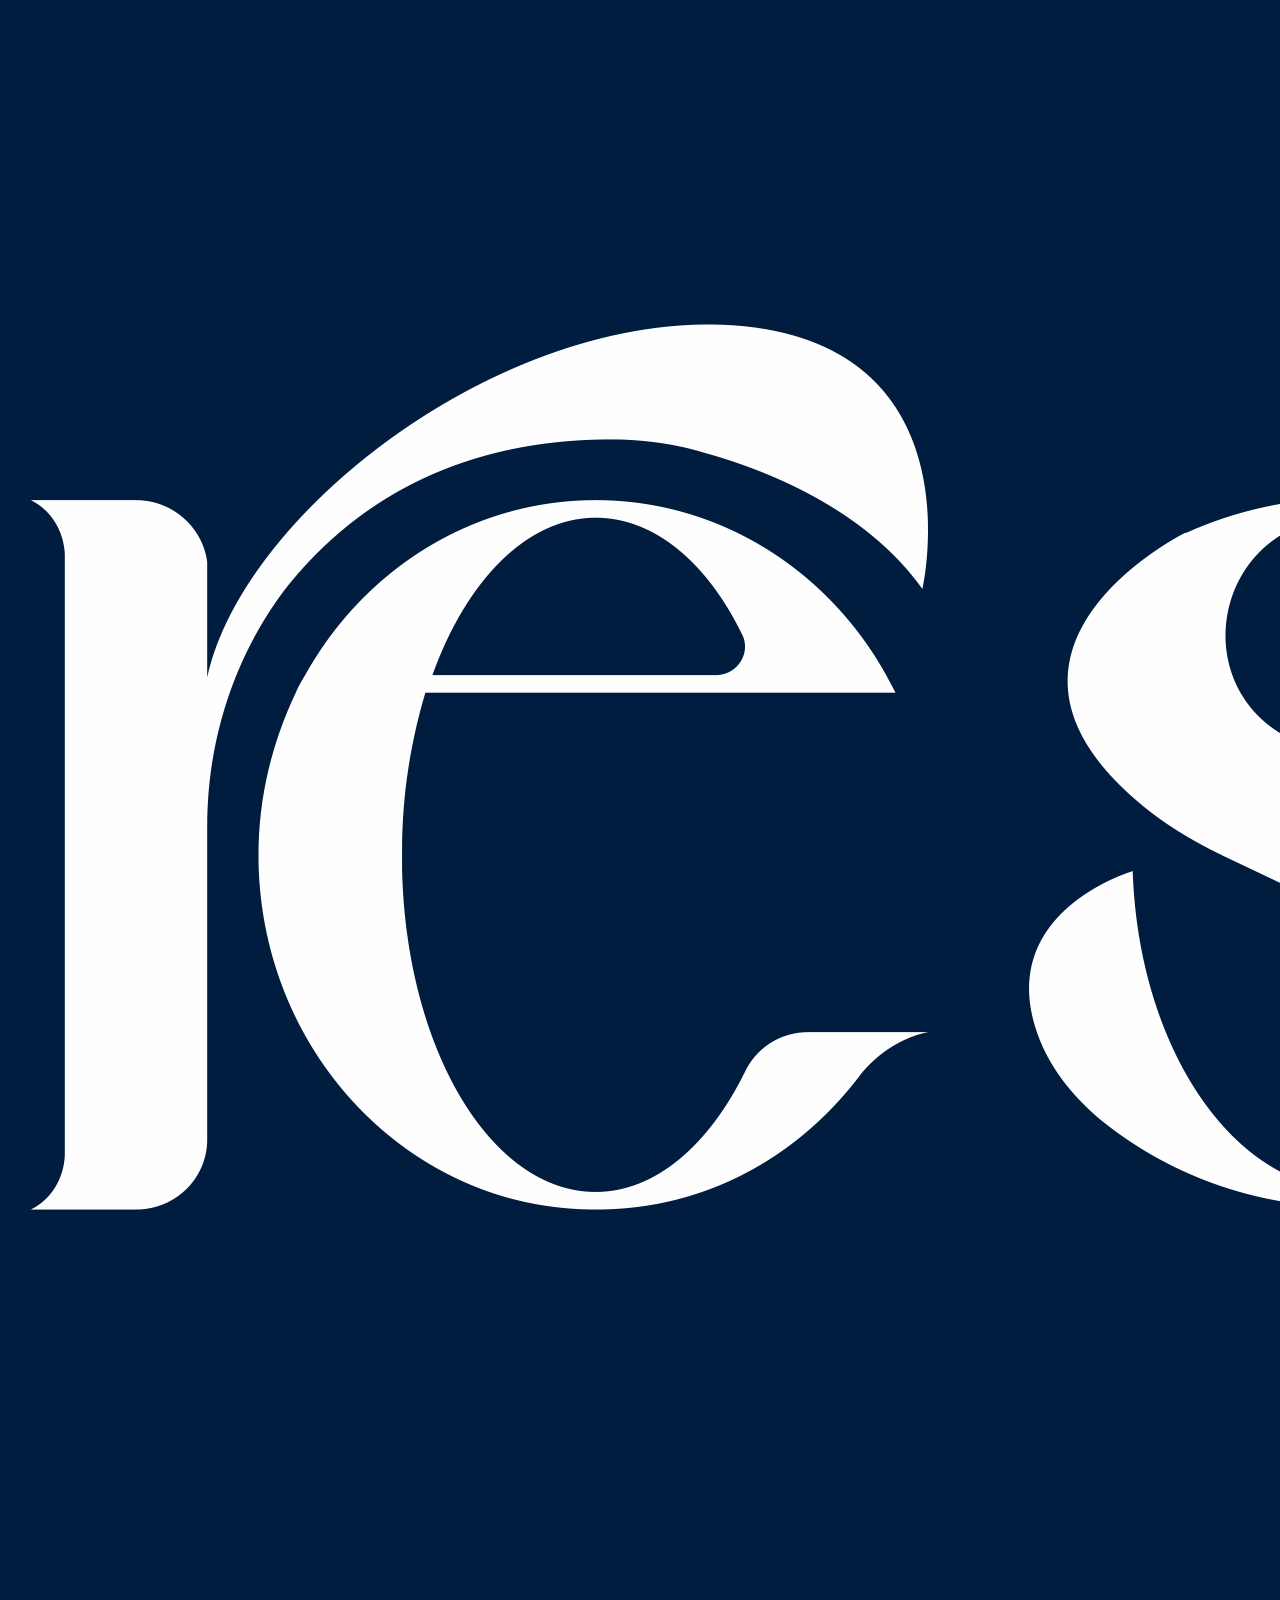
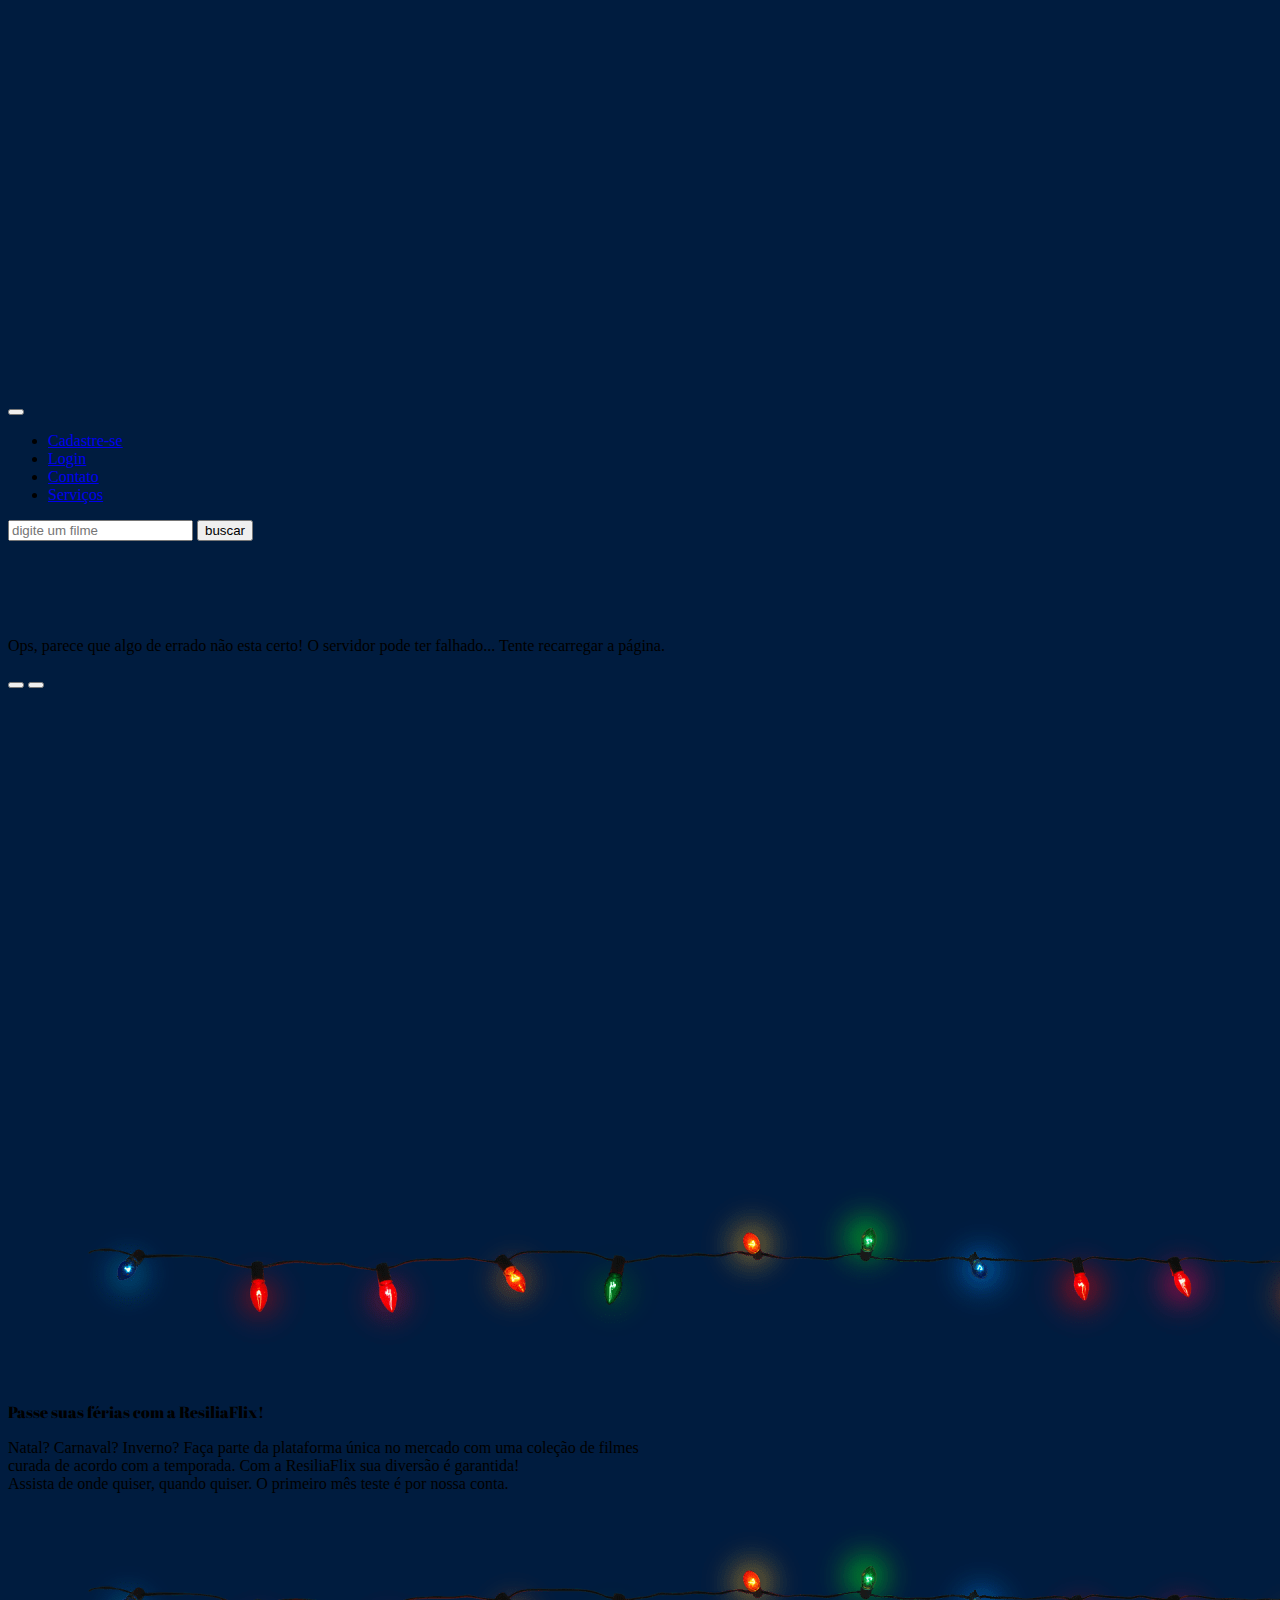
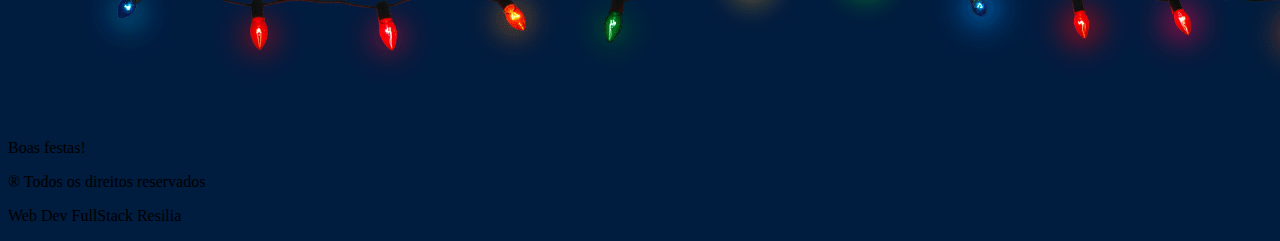
<file: index.html>
<!DOCTYPE html>
<html lang="pt-br">
  <head>
    <meta charset="UTF-8" />
    <meta http-equiv="X-UA-Compatible" content="IE=edge" />
    <meta name="viewport" content="width=device-width, initial-scale=1.0" />
    <title>ResiliaFlix</title>
    <link
      href="https://cdn.jsdelivr.net/npm/bootstrap@5.1.3/dist/css/bootstrap.min.css"
      rel="stylesheet"
      integrity="sha384-1BmE4kWBq78iYhFldvKuhfTAU6auU8tT94WrHftjDbrCEXSU1oBoqyl2QvZ6jIW3"
      crossorigin="anonymous"
    />
    <link rel="stylesheet" href="./view/style/home.css" />
    <link
    rel="shortcut icon"
    href="./images/popcorn.ico"
    type="image/x-icon"
  />
  </head>
  <body>
    <header>
      <nav class="navbar navbar-expand-lg navbar-light fixed-top border-bottom">
        <div class="container-fluid">
          <a class="navbar-brand text-warning logo" href="./index.html"
            ><img src="./images/logo-resiliaflix-2.png" class="w-100" />
          </a>
          <button
            class="navbar-toggler"
            type="button"
            data-bs-toggle="collapse"
            data-bs-target="#navbarSupportedContent"
            aria-controls="navbarSupportedContent"
            aria-expanded="false"
            aria-label="Toggle navigation"
          >
            <span class="navbar-toggler-icon"></span>
          </button>
          <div class="collapse navbar-collapse" id="navbarSupportedContent">
            <ul class="navbar-nav me-auto mb-2 mb-lg-0">
              <li class="nav-item">
                <a
                  class="nav-link active text-white"
                  aria-current="page"
                  href="./view/pages/form.html"
                  >Cadastre-se</a
                >
              </li>
              <li class="nav-item">
                <a class="nav-link text-white" href="./view/pages/login.html"
                  >Login</a
                >
              </li>
              <li class="nav-item">
                <a class="nav-link text-white" href="./view/pages/contact.html"
                  >Contato</a
                >
              </li>
              <li class="nav-item">
                <a class="nav-link text-white" href="#servicos">Serviços</a>
              </li>
            </ul>
            <form class="d-flex">
              <input
                class="form-control me-2 rounded-pill opacity-25 inputFilme"
                type="search"
                placeholder="digite um filme"
                aria-label="Search"
              />
              <button
                class="
                  btn btn-outline-success
                  rounded-pill
                  bg-light
                  buscarFilme
                "
                type="submit"
              >
                buscar
              </button>
            </form>
          </div>
        </div>
      </nav>
    </header>
    <main
      class="
        d-flex
        flex-column
        w-100
        text-center
        justify-content-center
        align-items-center
        mt-5
      "
    >
      <div class="destaque d-flex w-100 mt-5" style="height: 500px">
        <div
          id="carouselExampleControls"
          class="d-flex slide carousel w-100 justify-content-center"
          data-bs-ride="carousel"
        >
          <div class="d-flex carousel-inner h-100 text-center"></div>
          <button
            class="carousel-control-prev"
            type="button"
            data-bs-target="#carouselExampleControls"
            data-bs-slide="prev"
          >
            <span class="carousel-control-prev-icon" aria-hidden="true"></span>
            <span class="visually-hidden"></span>
          </button>
          <button
            class="carousel-control-next"
            type="button"
            data-bs-target="#carouselExampleControls"
            data-bs-slide="next"
          >
            <span class="carousel-control-next-icon" aria-hidden="true"></span>
            <span class="visually-hidden"></span>
          </button>
        </div>
      </div>

      <div
        id="servicos"
        class="
          d-flex
          flex-column
          w-100
          mt-5
          border-top border-bottom
          h-75
          bordas-servico
          align-items-center
        "
      >
        <img
          src="./images/xmas-lights-2-e1632171757642.png"
          alt=""
          class="w-100"
        />

        <p class="fs-1 text-white serv textoServ">
          Passe suas férias com a ResiliaFlix!
        </p>
        <p class="m-3 p-5 fw-light fs-5 text-white text-justify textoServ">
          Natal? Carnaval? Inverno? Faça parte da plataforma única no mercado
          com uma coleção de filmes curada de acordo com a temporada. Com a
          ResiliaFlix sua diversão é garantida! <br />
          Assista de onde quiser, quando quiser. O primeiro mês teste é por
          nossa conta.
        </p>
        <img
          src="./images/xmas-lights-2-e1632171757642.png"
          alt=""
          class="w-100"
        />
      </div>

      <div
        class="
          catalogo
          d-flex
          w-100
          gap-3
          mt-5
          flex-wrap
          text-center
          align-items-center
          justify-content-center
        "
      ></div>
    </main>
    <footer class="border-top text-center text-white">
      <div class="mt-2 d-flex justify-content-evenly footerInfo">
        <p>Boas festas!</p>
        <p>® Todos os direitos reservados</p>
        <p>Web Dev FullStack Resilia</p>
      </div>
    </footer>

    <script
      src="https://code.jquery.com/jquery-3.6.0.min.js"
      integrity="sha256-/xUj+3OJU5yExlq6GSYGSHk7tPXikynS7ogEvDej/m4="
      crossorigin="anonymous"
    ></script>
    <script
      src="https://cdn.jsdelivr.net/npm/bootstrap@5.1.3/dist/js/bootstrap.bundle.min.js"
      integrity="sha384-ka7Sk0Gln4gmtz2MlQnikT1wXgYsOg+OMhuP+IlRH9sENBO0LRn5q+8nbTov4+1p"
      crossorigin="anonymous"
    ></script>
    <script src="./model/catalogo.js"></script>
    <script src="./model/api.js"></script>
    <script src="./controller/home-controller.js"></script>
    <script src="./view/viewers/home-view.js"></script>
  </body>
</html>
</file>
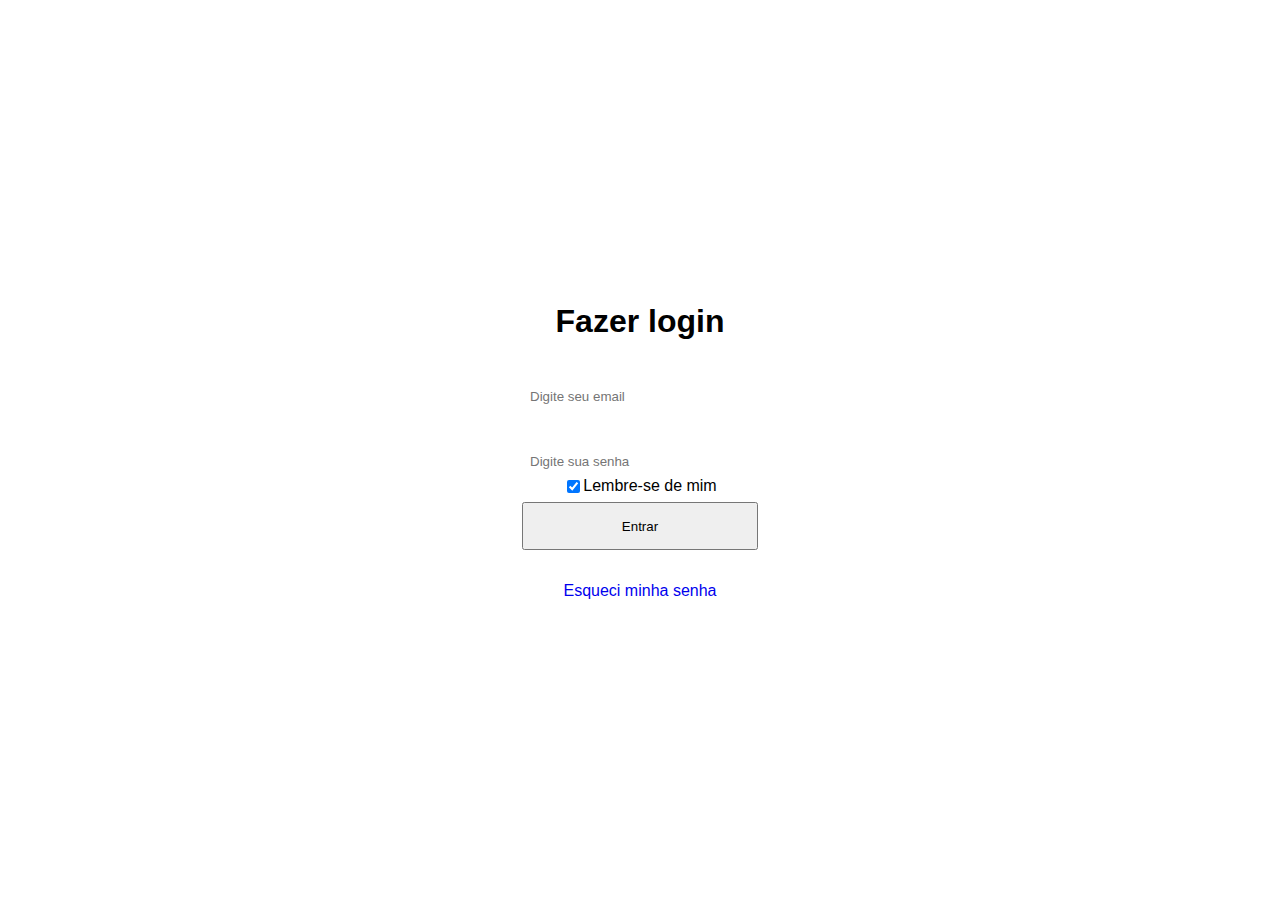
<file: login.html>
<!DOCTYPE html>
<html lang="pt-br">
<head>
    <meta charset="UTF-8">
    <meta http-equiv="X-UA-Compatible" content="IE=edge">
    <meta name="viewport" content="width=device-width, initial-scale=1.0">
    <link rel="stylesheet" href="../login.css">
    <title>Login</title>
</head>

    <body>
        <header>

        </header>
        
        <main class="login">
           <div class="loginContainer">
               <h1 class="loginTitle">Fazer login</h1>
               
               <form action="" class="loginForm">
                   <input type="email" id="email" class="loginInput" placeholder="Digite seu email" autocomplete="off">
                   <span class="loginInputBorder"></span>
                   <input type="password" id="password" class="loginInput" placeholder="Digite sua senha">
                   <span class="loginInputBorder"></span>
                   
                   <div class="check">
                       <input type="checkbox" class="rememberMe" value="true" checked>
                       <label for= "rememberMe" class="rememberMeTrue">Lembre-se de mim</label>
                    </div>
                    
                    <button class="submit">Entrar</button>
                    <a href="./password.html" id="forgotPass">Esqueci minha senha</a>
                </form>
           </div> 
        </main>
        
        <footer>

        </footer>
        <script src="https://code.jquery.com/jquery-3.6.0.min.js"
  integrity="sha256-/xUj+3OJU5yExlq6GSYGSHk7tPXikynS7ogEvDej/m4="
  crossorigin="anonymous"></script>
        <script src="../login.js"></script>
    </body>
</html>
</file>
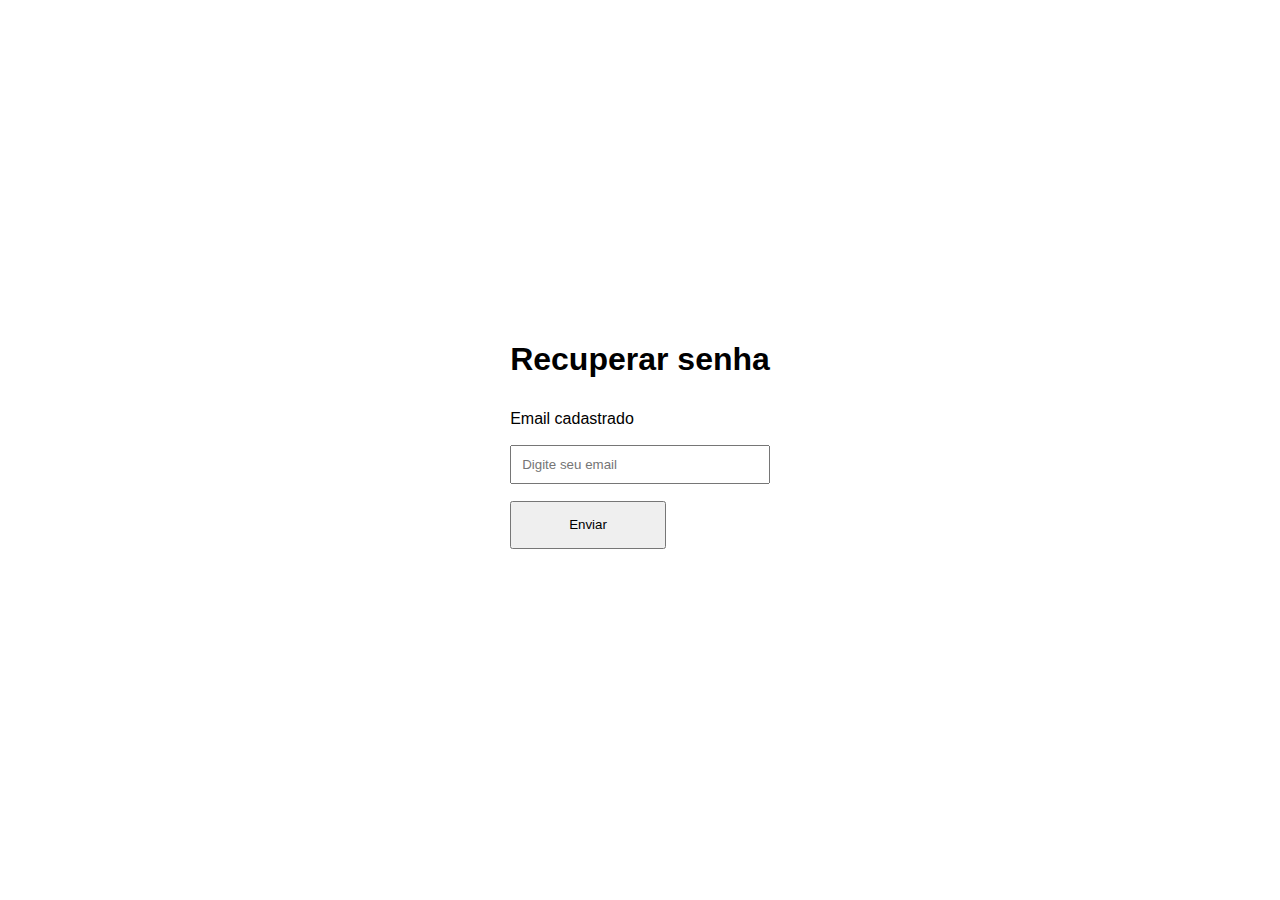
<file: password.html>
<!DOCTYPE html>
<html lang="pt-br">
<head>
    <meta charset="UTF-8">
    <meta http-equiv="X-UA-Compatible" content="IE=edge">
    <meta name="viewport" content="width=device-width, initial-scale=1.0">
    <link rel="stylesheet" href="../login.css">
    <title>Recuperar Senha</title>
</head>
    <body>
        <main class="passwordForgot">
            <div id="passwordContainer">
                <h1 class="passTitle">Recuperar senha</h1>
                <form action="" class="passForm">
                    <label for="email">Email cadastrado</label>
                    <span class="loginInputBorder"></span>
                    <input class="emailInfo" type="email" name="email" id="email" placeholder="Digite seu email" autocomplete="off">
                    <span class="loginInputBorder"></span>
                    <button class="passSubmit">Enviar</button>
                </form>
            </div> 
         </main>
    </body>
</html>
</file>
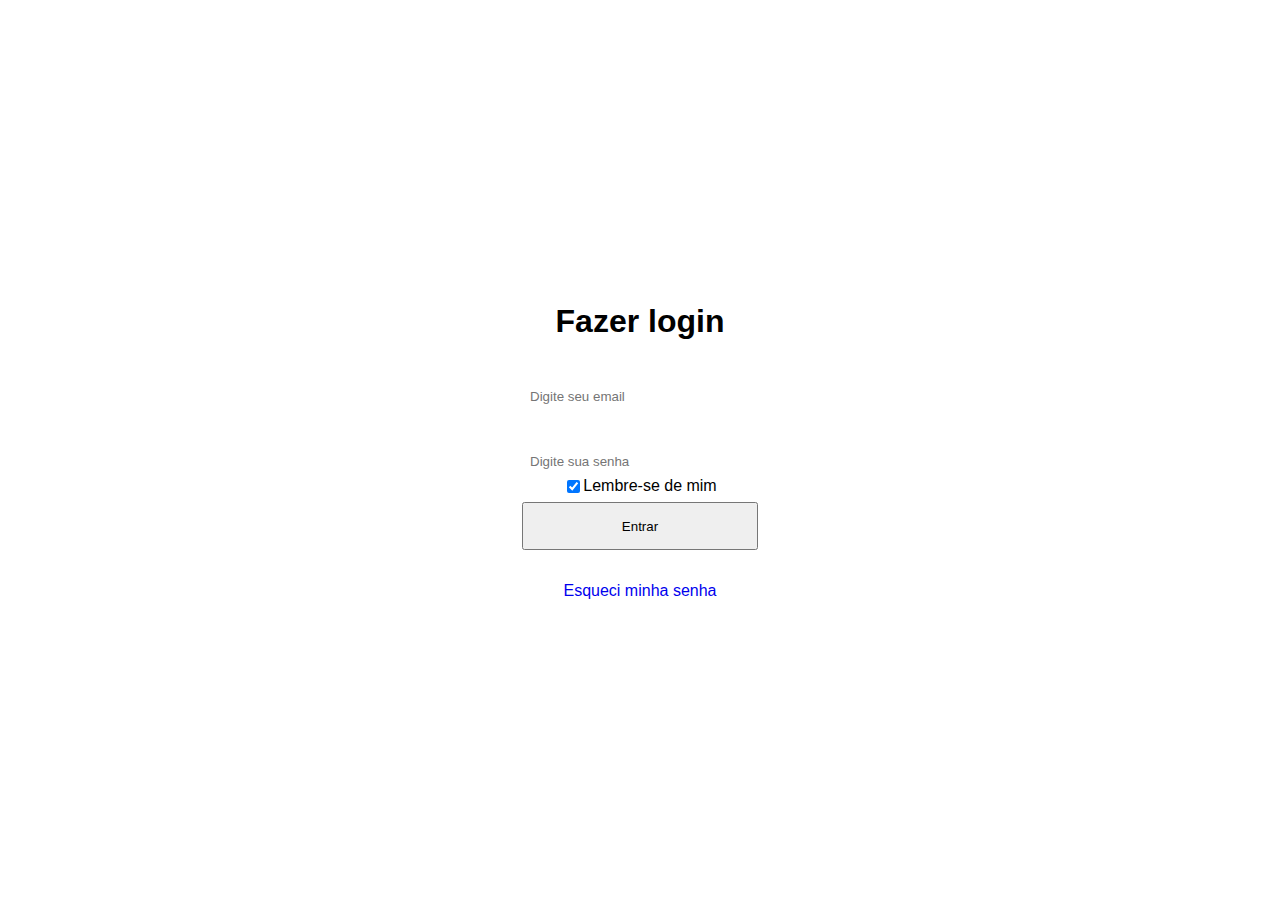
<file: login/login.html>
<!DOCTYPE html>
<html lang="pt-br">
<head>
    <meta charset="UTF-8">
    <meta http-equiv="X-UA-Compatible" content="IE=edge">
    <meta name="viewport" content="width=device-width, initial-scale=1.0">
    <link rel="stylesheet" href="../login.css">
    <title>Login</title>
</head>

    <body>
        <header>

        </header>
        
        <main class="login">
           <div class="loginContainer">
               <h1 class="loginTitle">Fazer login</h1>
               
               <form action="" class="loginForm">
                   <input type="email" id="email" class="loginInput" placeholder="Digite seu email" autocomplete="off">
                   <span class="loginInputBorder"></span>
                   <input type="password" id="password" class="loginInput" placeholder="Digite sua senha">
                   <span class="loginInputBorder"></span>
                   
                   <div class="check">
                       <input type="checkbox" class="rememberMe" value="true" checked>
                       <label for= "rememberMe" class="rememberMeTrue">Lembre-se de mim</label>
                    </div>
                    
                    <button class="submit">Entrar</button>
                    <a href="./password.html" id="forgotPass">Esqueci minha senha</a>
                </form>
           </div> 
        </main>
        
        <footer>

        </footer>
        <script
  src="https://code.jquery.com/jquery-3.6.0.min.js"
  integrity="sha256-/xUj+3OJU5yExlq6GSYGSHk7tPXikynS7ogEvDej/m4="
  crossorigin="anonymous"></script>
        <script src="../login.js"></script>
    </body>
</html>
</file>
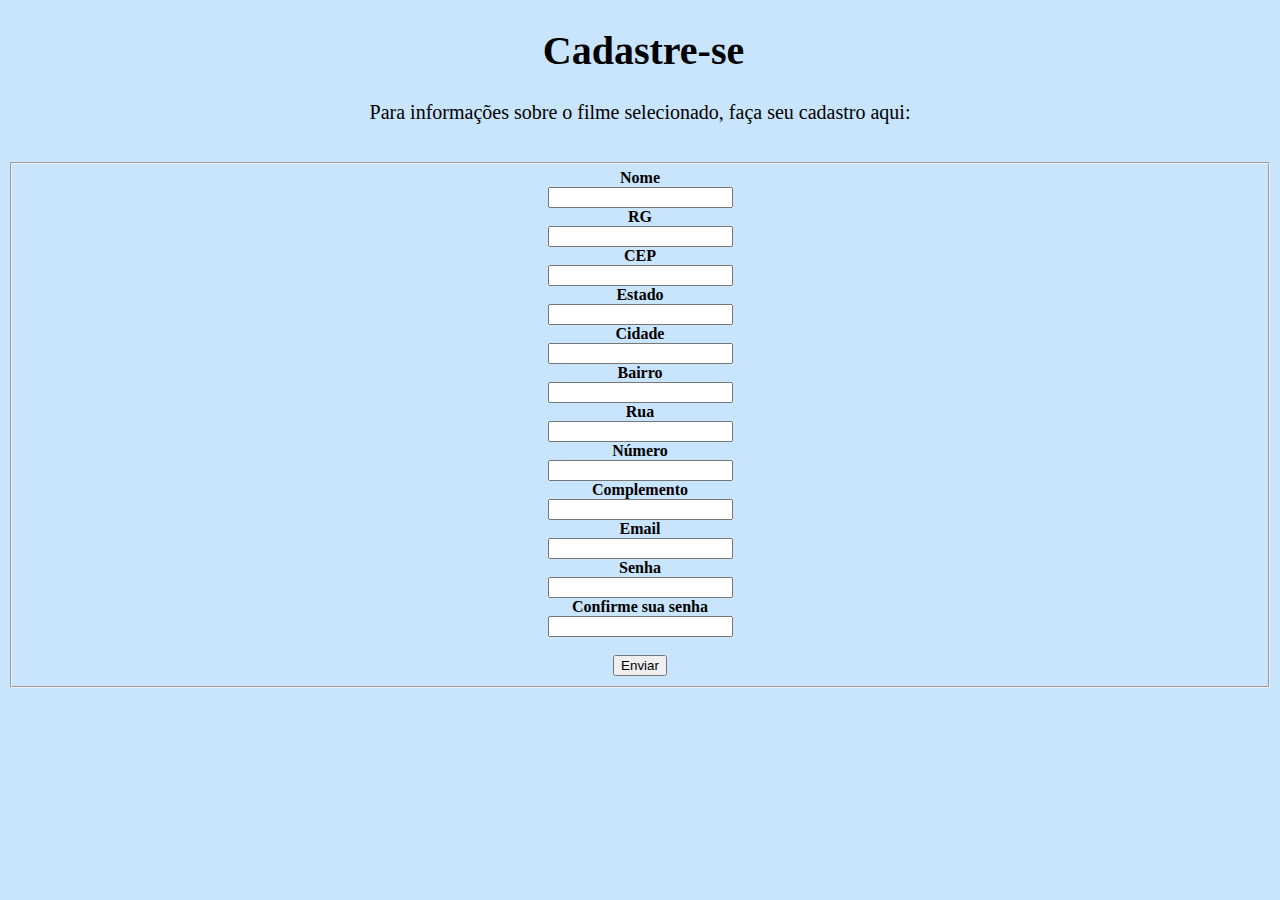
<file: pages/form.html>
<!DOCTYPE html>
<html lang="en">
<head>
    <meta charset="UTF-8">
    <meta http-equiv="X-UA-Compatible" content="IE=edge">
    <meta name="viewport" content="width=device-width, initial-scale=1.0">
    <link rel="stylesheet" href="../style/form.css">
    <title>Cadastro</title>
</head>
<body>
    <div>
        <h1 id="titulo">Cadastre-se</h1>
        <p id="subtitulo"> Para informações sobre o filme selecionado, faça seu cadastro aqui:</p>
        <br>
    </div>

<form id="form">
    <fieldset>
        <div>
            <label><strong>Nome</strong></label> <br>
            <input type="text" name="nome" id="nome" required> 
        </div>
        <div>
            <label><strong>RG</strong></label> <br>
            <input type="text" name="rg" id="rg"> 
        </div>
        <div>
            <label><strong>CEP</strong></label> <br>
            <input type="text" name="cep" id="cep" maxlength="8"> 
        </div>
        <div>
            <label><strong>Estado</strong></label> <br>
            <input type="text" name="estado" id="estado"> 

        </div>
        <div>
            <label><strong>Cidade</strong></label> <br>
            <input type="text" name="cidade" id="cidade"> 

        </div>
        <div>
            <label><strong>Bairro</strong></label> <br>
            <input type="text" name="bairro" id="bairro"> 

        </div>
        <div>
            <label><strong>Rua</strong></label> <br>
            <input type="text" name="rua" id="rua"> 

        </div>
        <div>
            <label><strong>Número</strong></label> <br>
            <input type="text" name="numero" id="numero"> 

        </div>
        <div>
            <label><strong>Complemento</strong></label> <br>
            <input type="text" name="complemento" id="complemento"> 

        </div>
        <div>
            <label><strong>Email</strong></label> <br>
            <input type="email" name="email" id="email" required> 
        </div>
        <div>
            <label><strong>Senha</strong></label> <br>
            <input type="text" name="senha" id="senha"> 
        </div>
        <div>
            <label><strong>Confirme sua senha</strong></label> <br>
            <input type="text" name="confirmaçao" id="confirmaçao"> 
        </div> <br>
    
            <button type="submit" id="botao">Enviar</button> 
        
    </fieldset>
</form>
<script src="https://code.jquery.com/jquery-3.6.0.min.js" ></script>
<script src="../scripts/api.js" ></script>
<script src="../scripts/form.js"></script>
</body>
</html>
</file>
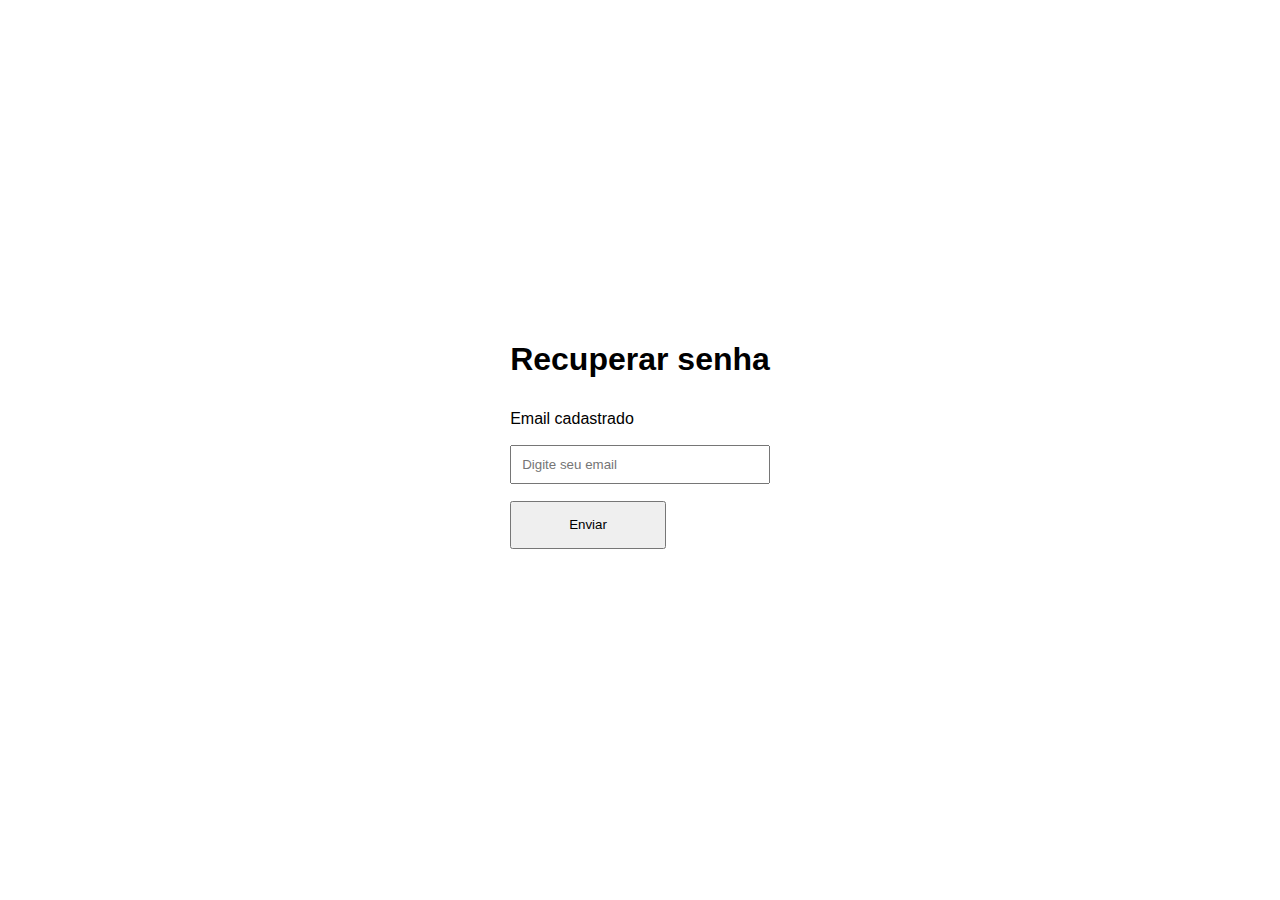
<file: pages/password.html>
<!DOCTYPE html>
<html lang="pt-br">
<head>
    <meta charset="UTF-8">
    <meta http-equiv="X-UA-Compatible" content="IE=edge">
    <meta name="viewport" content="width=device-width, initial-scale=1.0">
    <link rel="stylesheet" href="../login.css">
    <title>Recuperar Senha</title>
</head>
    <body>
        <main class="passwordForgot">
            <div id="passwordContainer">
                <h1 class="passTitle">Recuperar senha</h1>
                <form action="" class="passForm">
                    <label for="email">Email cadastrado</label>
                    <span class="loginInputBorder"></span>
                    <input class="emailInfo" type="email" name="email" id="email" placeholder="Digite seu email" autocomplete="off">
                    <span class="loginInputBorder"></span>
                    <button class="passSubmit">Enviar</button>
                </form>
            </div> 
         </main>
         
         <script src="../login.js"></script>
    </body>
</html>
</file>
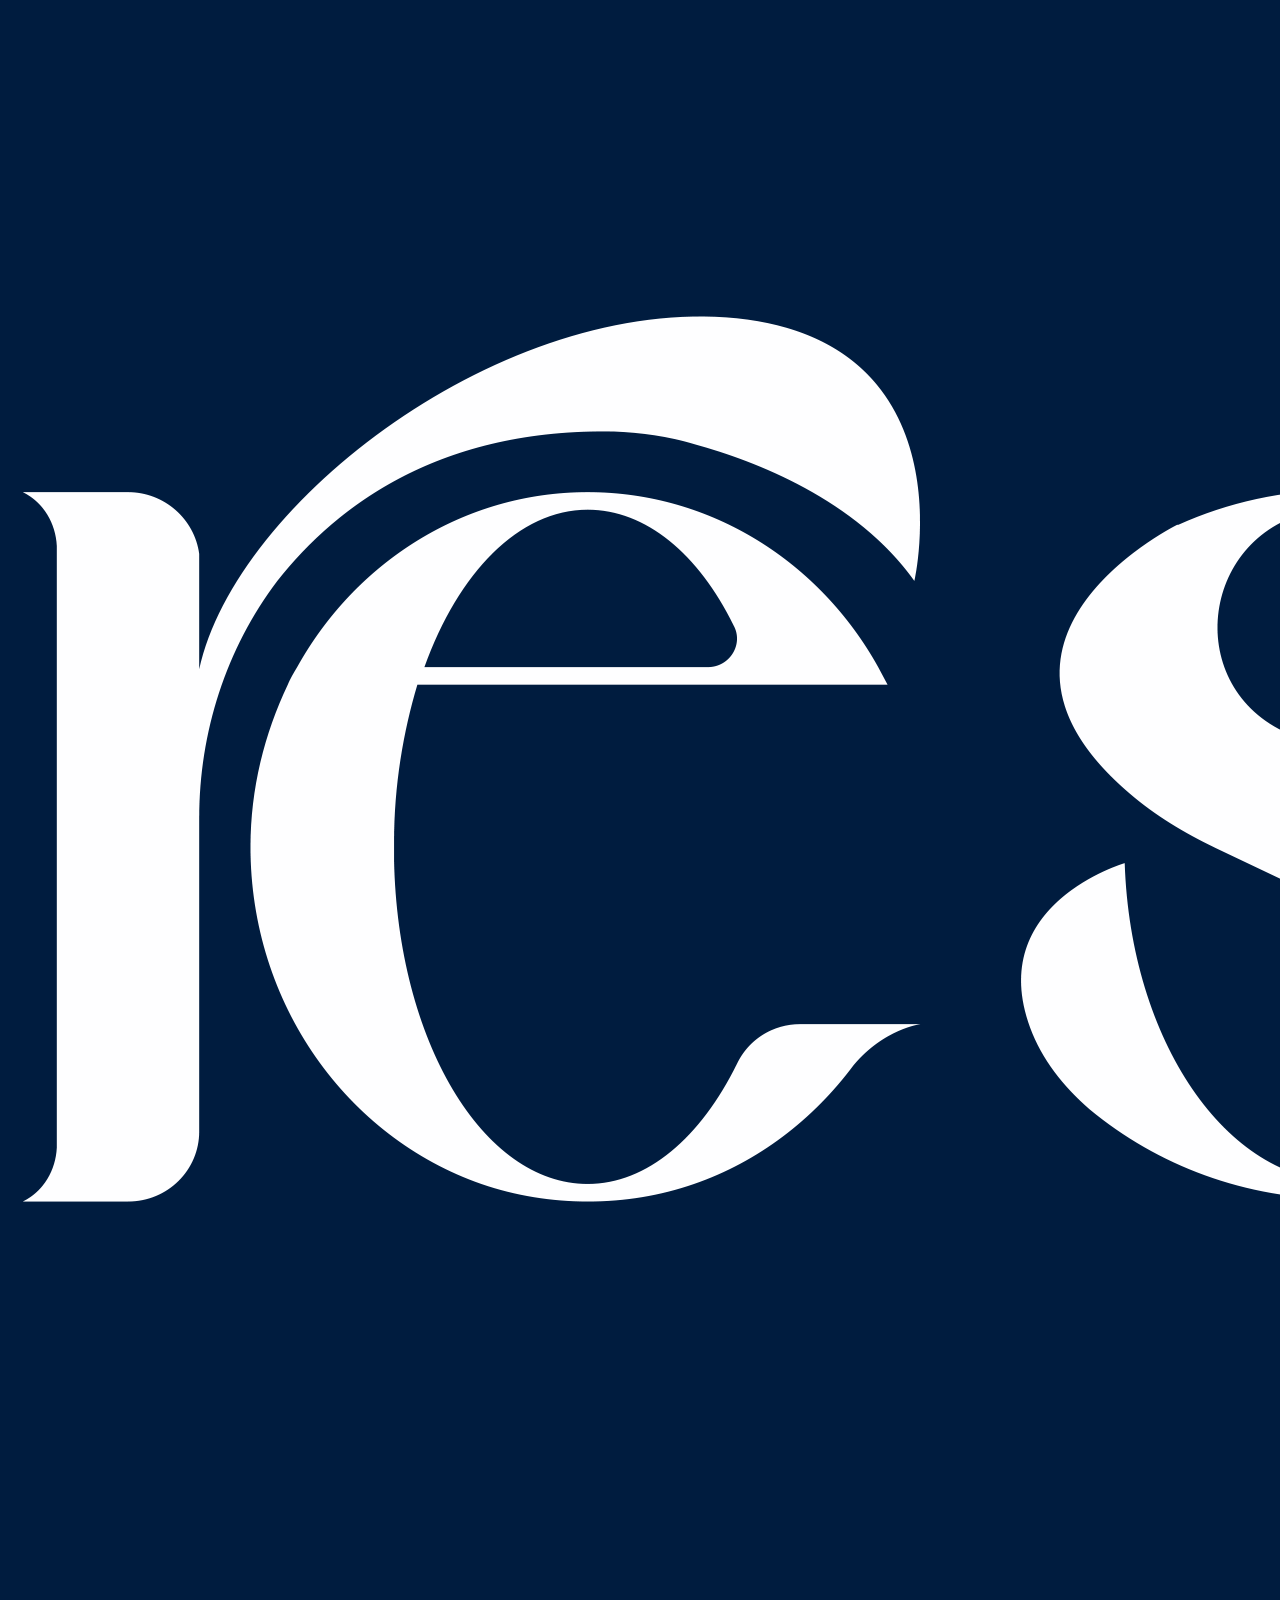
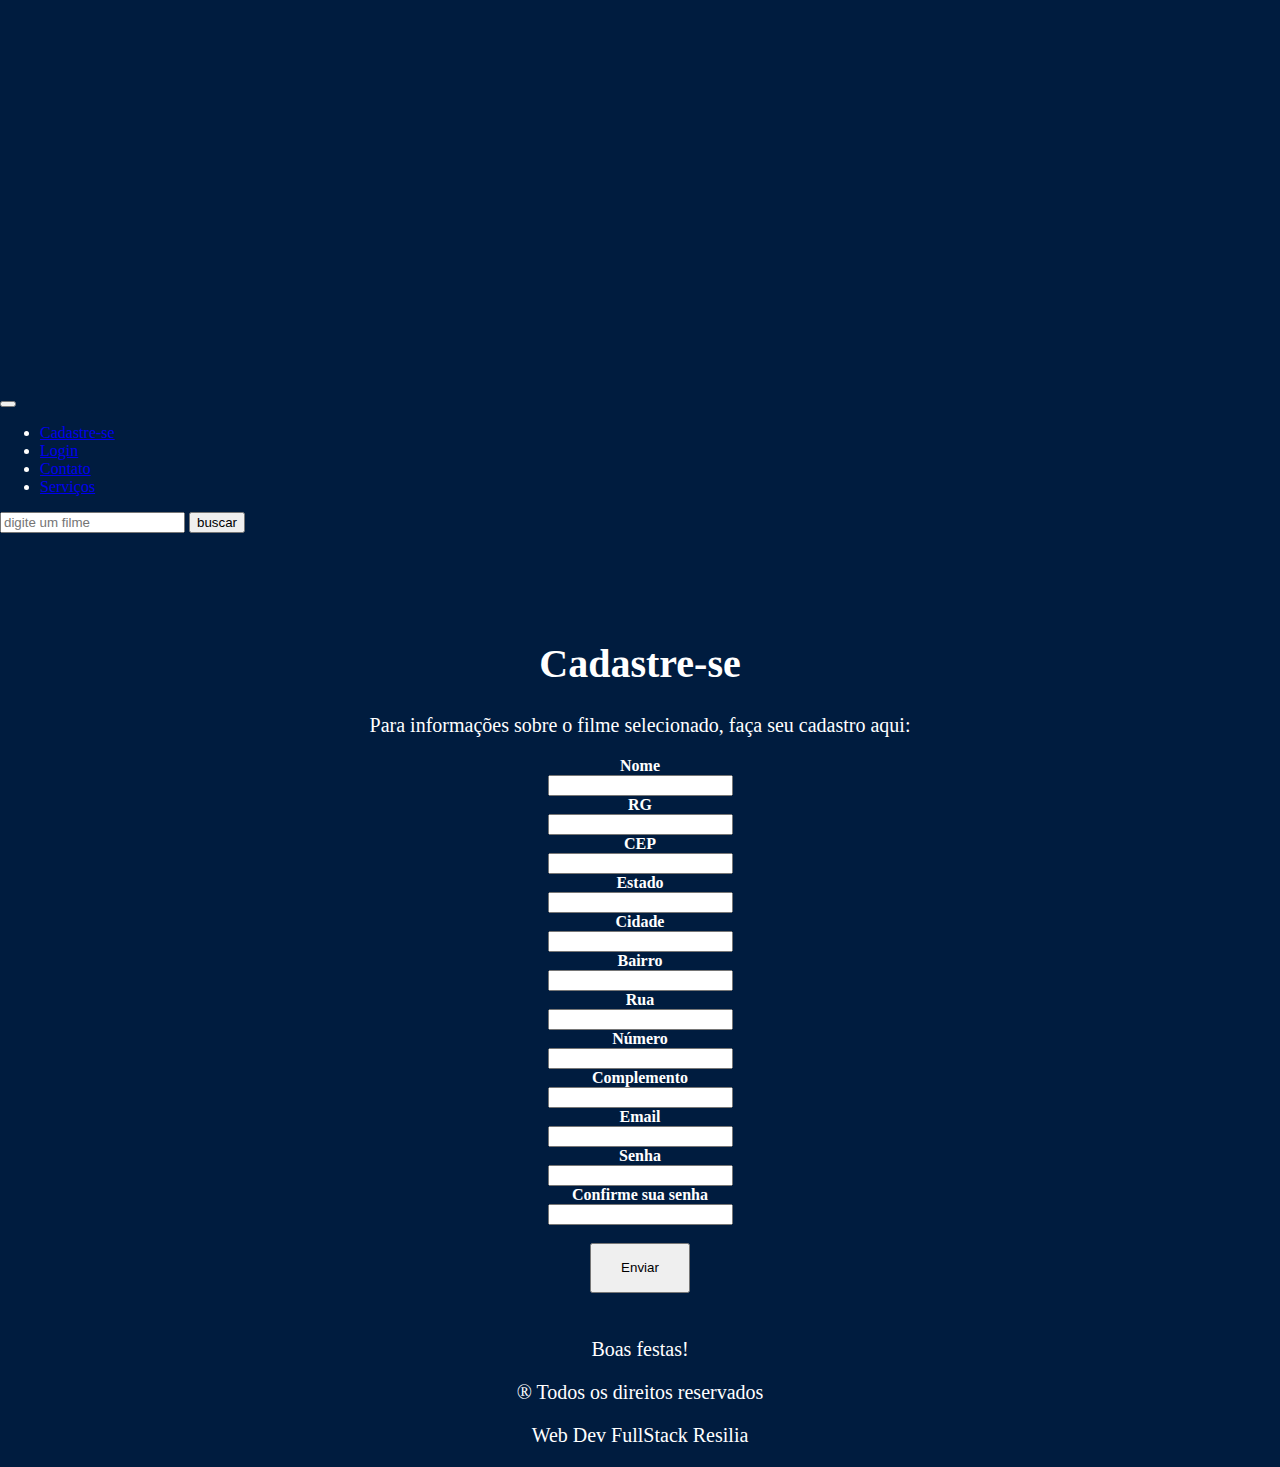
<file: view/pages/form.html>
<!DOCTYPE html>
<html lang="en">
<head>
    <meta charset="UTF-8">
    <meta http-equiv="X-UA-Compatible" content="IE=edge">
    <meta name="viewport" content="width=device-width, initial-scale=1.0">
    <link
      href="https://cdn.jsdelivr.net/npm/bootstrap@5.1.3/dist/css/bootstrap.min.css"
      rel="stylesheet"
      integrity="sha384-1BmE4kWBq78iYhFldvKuhfTAU6auU8tT94WrHftjDbrCEXSU1oBoqyl2QvZ6jIW3"
      crossorigin="anonymous"
    />
    <link rel="stylesheet" href="../style/home.css">
    <link rel="stylesheet" href="../../view/style/form.css">
    <title>ResiliaFlix: Cadastro</title>
    <link
    rel="shortcut icon"
    href="../../images/popcorn.ico"
    type="image/x-icon"
  />
</head>
<body>
    <header>
        <nav class="navbar navbar-expand-lg navbar-light fixed-top border-bottom">
          <div class="container-fluid">
            <a class="navbar-brand text-warning logo" href="../../index.html"
              ><img src="../../images/logo-resiliaflix-2.png" class="w-100" />
            </a>
            <button
              class="navbar-toggler"
              type="button"
              data-bs-toggle="collapse"
              data-bs-target="#navbarSupportedContent"
              aria-controls="navbarSupportedContent"
              aria-expanded="false"
              aria-label="Toggle navigation"
            >
              <span class="navbar-toggler-icon"></span>
            </button>
            <div class="collapse navbar-collapse" id="navbarSupportedContent">
              <ul class="navbar-nav me-auto mb-2 mb-lg-0">
                <li class="nav-item">
                  <a
                    class="nav-link active text-white"
                    aria-current="page"
                    href="./form.html"
                    >Cadastre-se</a
                  >
                </li>
                <li class="nav-item">
                  <a class="nav-link text-white" href="./login.html"
                    >Login</a
                  >
                </li>
                <li class="nav-item">
                  <a class="nav-link text-white" href="./contact.html"
                    >Contato</a
                  >
                </li>
                <li class="nav-item">
                  <a class="nav-link text-white" href="../../index.html#servicos">Serviços</a>
                </li>
              </ul>
              <form class="d-flex">
                <input
                  class="form-control me-2 rounded-pill opacity-25 inputFilme"
                  type="search"
                  placeholder="digite um filme"
                  aria-label="Search"
                />
                <button
                  class="
                    btn btn-outline-success
                    rounded-pill
                    bg-light
                    buscarFilme
                  "
                  type="submit"
                >
                  buscar
                </button>
              </form>
            </div>
          </div>
        </nav>
      </header>
    <main>
    <div id="form">
        <form>
        <div>
            <h1>Cadastre-se</h1>
        <p> Para informações sobre o filme selecionado, faça seu cadastro aqui:</p>
            <label><strong>Nome</strong></label> <br>
            <input type="text" name="nome" id="nome" required> 
        </div>
        <div>
            <label><strong>RG</strong></label> <br>
            <input type="text" name="rg" id="rg"> 
        </div>
        <div>
            <label><strong>CEP</strong></label> <br>
            <input type="text" name="cep" id="cep" maxlength="8"> 
        </div>
        <div>
            <label><strong>Estado</strong></label> <br>
            <input type="text" name="estado" id="estado"> 

        </div>
        <div>
            <label><strong>Cidade</strong></label> <br>
            <input type="text" name="cidade" id="cidade"> 

        </div>
        <div>
            <label><strong>Bairro</strong></label> <br>
            <input type="text" name="bairro" id="bairro"> 

        </div>
        <div>
            <label><strong>Rua</strong></label> <br>
            <input type="text" name="rua" id="rua"> 

        </div>
        <div>
            <label><strong>Número</strong></label> <br>
            <input type="text" name="numero" id="numero"> 

        </div>
        <div>
            <label><strong>Complemento</strong></label> <br>
            <input type="text" name="complemento" id="complemento"> 

        </div>
        <div>
            <label><strong>Email</strong></label> <br>
            <input type="email" name="email" id="email" required> 
        </div>
        <div>
            <label><strong>Senha</strong></label> <br>
            <input type="password" name="senha" id="senha"> 
        </div>
        <div>
            <label><strong>Confirme sua senha</strong></label> <br>
            <input type="password" name="confirmaçao" id="confirmaçao"> 
        </div> <br>
    
            <button class="btn btn-lg btn-block btn-danger" type="submit" id="botao">Enviar</button> 
        
</form>
</div>
</main>
<footer class="border-top text-center text-white">
    <div class="mt-2 d-flex justify-content-evenly footerInfo">
      <p>Boas festas!</p>
      <p>® Todos os direitos reservados</p>
      <p>Web Dev FullStack Resilia</p>
    </div>
  </footer>
<script src="https://code.jquery.com/jquery-3.6.0.min.js" ></script>
<script
      src="https://cdn.jsdelivr.net/npm/bootstrap@5.1.3/dist/js/bootstrap.bundle.min.js"
      integrity="sha384-ka7Sk0Gln4gmtz2MlQnikT1wXgYsOg+OMhuP+IlRH9sENBO0LRn5q+8nbTov4+1p"
      crossorigin="anonymous"
    ></script>
<script src="../../model/api.js" ></script>
<script src="../../controller/form.js"></script>
<script src="../../controller/menu-controller.js"></script>
</body>
</html>
</file>
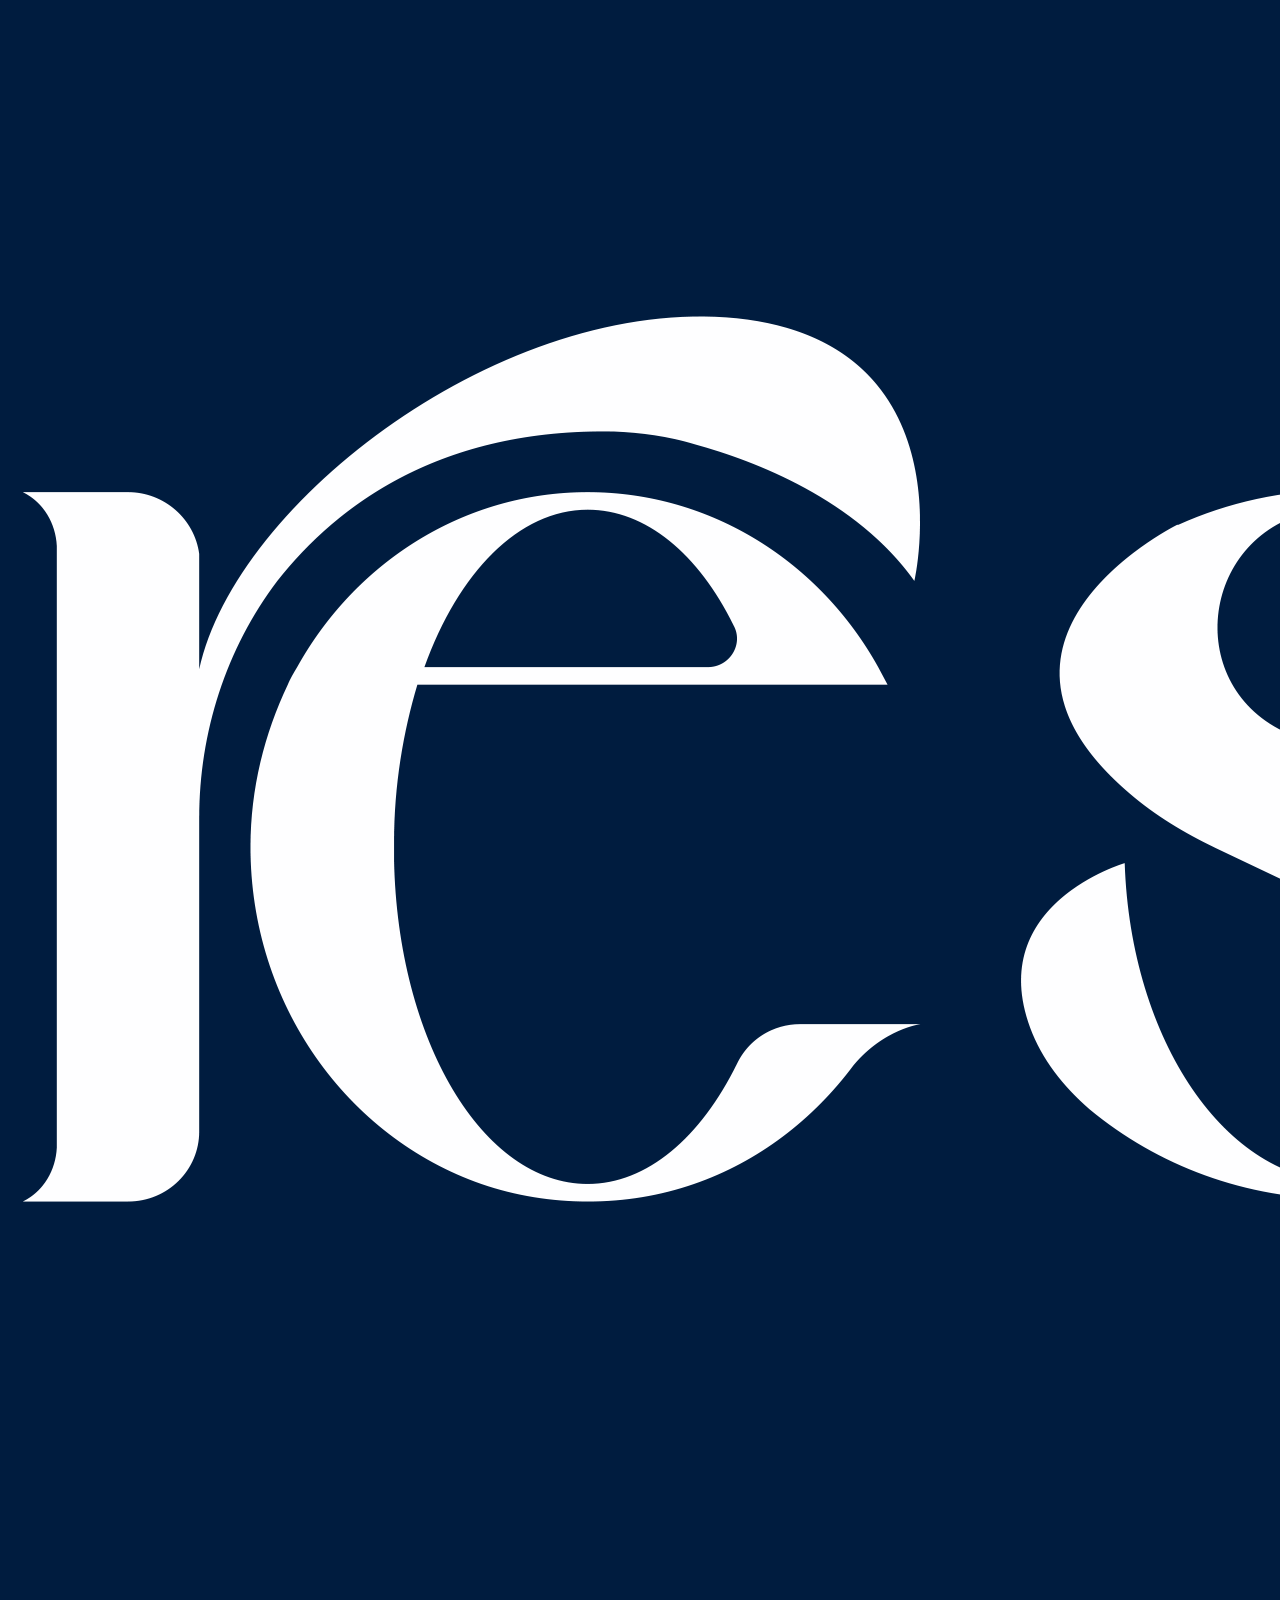
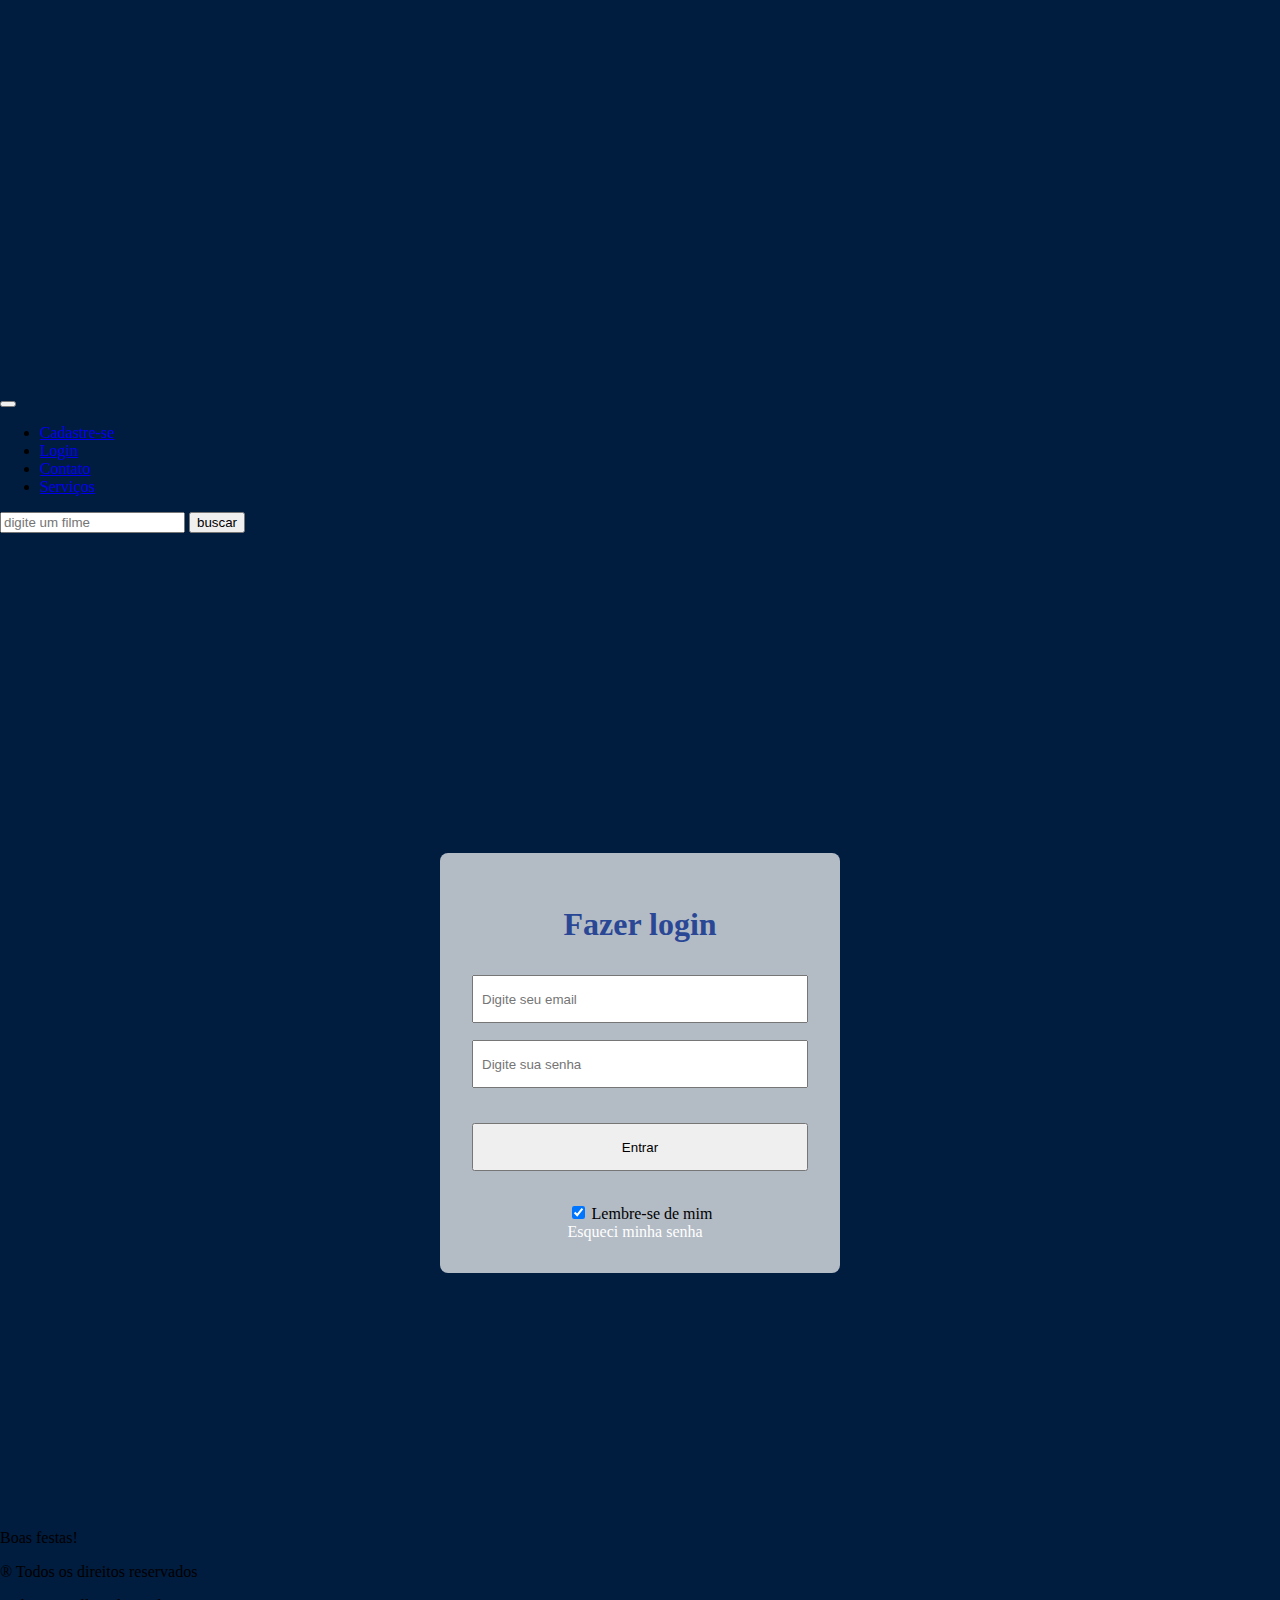
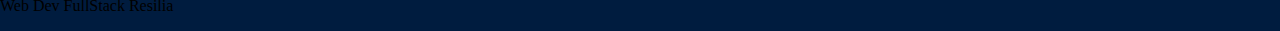
<file: view/pages/login.html>
<!DOCTYPE html>
<html lang="pt-br">
  <head>
    <meta charset="UTF-8" />
    <meta http-equiv="X-UA-Compatible" content="IE=edge" />
    <meta name="viewport" content="width=device-width, initial-scale=1.0" />
    <link
      href="https://cdn.jsdelivr.net/npm/bootstrap@5.1.3/dist/css/bootstrap.min.css"
      rel="stylesheet"
      integrity="sha384-1BmE4kWBq78iYhFldvKuhfTAU6auU8tT94WrHftjDbrCEXSU1oBoqyl2QvZ6jIW3"
      crossorigin="anonymous"
    />
    <link rel="stylesheet" href="../../view/style/home.css" />
    <link rel="stylesheet" href="../../view/style/login.css" />
    <title>ResiliaFlix: Login</title>
    <link
    rel="shortcut icon"
    href="../../images/popcorn.ico"
    type="image/x-icon"
  />
  </head>

  <body>
    <header>
      <nav class="navbar navbar-expand-lg navbar-light fixed-top border-bottom">
        <div class="container-fluid">
          <a class="navbar-brand text-warning logo" href="../../index.html"
            ><img src="../../images/logo-resiliaflix-2.png" class="w-100" />
          </a>
          <button
            class="navbar-toggler"
            type="button"
            data-bs-toggle="collapse"
            data-bs-target="#navbarSupportedContent"
            aria-controls="navbarSupportedContent"
            aria-expanded="false"
            aria-label="Toggle navigation"
          >
            <span class="navbar-toggler-icon"></span>
          </button>
          <div class="collapse navbar-collapse" id="navbarSupportedContent">
            <ul class="navbar-nav me-auto mb-2 mb-lg-0">
              <li class="nav-item">
                <a
                  class="nav-link active text-white"
                  aria-current="page"
                  href="form.html"
                  >Cadastre-se</a
                >
              </li>
              <li class="nav-item">
                <a class="nav-link text-white" href="./login.html">Login</a>
              </li>
              <li class="nav-item">
                <a class="nav-link text-white" href="./contact.html">Contato</a>
              </li>
              <li class="nav-item">
                <a class="nav-link text-white" href="../../index.html#servicos"
                  >Serviços</a
                >
              </li>
            </ul>
            <form class="d-flex">
              <input
                class="form-control me-2 rounded-pill opacity-25 inputFilme"
                type="search"
                placeholder="digite um filme"
                aria-label="Search"
              />
              <button
                class="
                  btn btn-outline-success
                  rounded-pill
                  bg-light
                  buscarFilme
                "
                type="submit"
              >
                buscar
              </button>
            </form>
          </div>
        </div>
      </nav>
    </header>

    <main class="login">
      <div class="loginContainer col-4 offset -4">
        <h1 class="loginTitle">Fazer login</h1>

        <form action="" class="loginForm">
          <input
            type="email"
            id="email"
            class="loginInput"
            placeholder="Digite seu email"
            autocomplete="off"
          />
          <span class="loginInputBorder"></span>
          <input
            type="password"
            id="password"
            class="loginInput"
            placeholder="Digite sua senha"
          />
          <span class="loginInputBorder"></span>
          <br />
          <button class="btn btn-lg btn-block btn-danger submit">Entrar</button>
          <div class="row">
            <div class="text-center">
              <input type="checkbox" checked /> Lembre-se de mim
            </div>
            <div class="text-center">
              <a href="./password.html" id="forgotPass">Esqueci minha senha</a>
            </div>
          </div>
        </form>
      </div>
    </main>

    <footer class="border-top text-center text-white">
      <div class="mt-2 d-flex justify-content-evenly footerInfo">
        <p>Boas festas!</p>
        <p>® Todos os direitos reservados</p>
        <p>Web Dev FullStack Resilia</p>
      </div>
    </footer>

    <script
      src="https://code.jquery.com/jquery-3.6.0.min.js"
      integrity="sha256-/xUj+3OJU5yExlq6GSYGSHk7tPXikynS7ogEvDej/m4="
      crossorigin="anonymous"
    ></script>

    <script
      src="https://cdn.jsdelivr.net/npm/bootstrap@5.1.3/dist/js/bootstrap.bundle.min.js"
      integrity="sha384-ka7Sk0Gln4gmtz2MlQnikT1wXgYsOg+OMhuP+IlRH9sENBO0LRn5q+8nbTov4+1p"
      crossorigin="anonymous"
    ></script>
    <script src="../../controller/login.js"></script>
    <script src="../../controller/menu-controller.js"></script>
  </body>
</html>
</file>
<file: view/style/home.css>
@import url('https://fonts.googleapis.com/css2?family=Abril+Fatface&family=Baloo+Da+2:wght@500&display=swap');

body {
  background-color: #001c3f;
}

main {
  padding-top: 80px;
}

.navbar {
  background-color: #001c3f;
}

.navbar-toggler-icon {
  filter: brightness(0) contrast(500) invert(1);
}

.logo {
  width: 125px;
}
.serv {
  font-family: 'Abril Fatface', cursive;
}

.textoServ{
  width: 50%;
}

.filme-catalogo {
  width: 270px;
  height: 400px;
  object-fit: cover;
}

.card-filme {
  position: relative;
  width: 300px;
  height: 400px;
  display: flex;
  justify-content: center;
  align-items: center;
  background: #060c21;
  margin: 40px;
}

.card-filme:before {
  content: '';
  position: absolute;
  top: -2px;
  left: -2px;
  right: -2px;
  bottom: -2px;
  background: #fff;
  z-index: -1;
}

.card-filme:after {
  content: '';
  position: absolute;
  top: -2px;
  left: -2px;
  right: -2px;
  bottom: -2px;
  background: #fff;
  z-index: -2;
  filter: blur(40px);
}

.card-filme .glass {
  position: absolute;
  top: 0;
  left: 0;
  width: 100%;
  height: 100%;
  display: block;
  background: rgba(255, 255, 255, 0.1);
  pointer-events: none;
}

.card-filme:nth-child(odd):before,
.card-filme:nth-child(odd):after {
  background: linear-gradient(235deg, #89ff00, #001c3f, #00bcd4);
}

.card-filme:nth-child(even):before,
.card-filme:nth-child(even):after {
  background: linear-gradient(235deg, #ff0202, #001c3f, #fbff03);
}

.logo:hover{
  transition: 2s;
  transform: scale(1.1);
}

.nav-link:hover{
  filter: drop-shadow(2px 1px 4px #1ee0d0);
}

.filme:hover {
  cursor: pointer;
}

.card-filme:hover{
  transform: scale(1.05);
  transition: 500ms cubic-bezier(.39,.66,.83,.67);
}

@media (max-width: 700px) {
  .textoServ{
    flex-wrap: wrap;
    width: 100%;
  }
  .footerInfo {
    flex-direction: column;
  }
}
</file>
<file: login.css>
/*CSS referente páginas de login e recuperação de senha*/

body {
    margin: 0;
    padding: 0;
    font-family: sans-serif;
}

.login, .passwordForgot {
    height: 100vh;
    display: flex;
    justify-content: center;
    align-items: center;
}

.loginContainer, .passwordContainer {
    min-height: 400px;
    width: 300px;
    box-sizing: border-box;
    padding: 32px;
    border-radius: 8px;
    display: flex;
    flex-direction: column;
    align-items: center;
}

.loginTitle, .passTitle {
margin-bottom: 32px;
}

.loginForm {
    width: 100%;
    display: flex;
    flex-direction: column;
    align-items: center;
    justify-content: center;
}

.loginInput {
    height: 48px;
    width: 100%;
    box-sizing: border-box;
    padding-left: 8px;
    border: unset;
    outline: none;
}

.loginInputBorder{
    height: 1px;
    width: 100%;
    margin-bottom: 16px;
    transition: .3s ease-in-out;
}

.check{
    position: absolute;
    display: flex;
}

.submit{
    height: 48px;
    width: 100%;
    outline: none;
    margin-bottom: 32px;
}

#forgotPass{
    text-decoration: none;
}

.passForm{
    width: 100%;
    display: flex;
    flex-direction: column;
}

.emailInfo{
    padding: 10px;
}

.passSubmit{
    height: 48px;
    width: 60%;
    outline: none;
    margin-bottom: 32px;
}
</file>
<file: style/form.css>
#titulo {
    font-size: 40px;
    text-align: center;
    margin-left: 7px;
}
#subtitulo{
    text-align: center;
    font-size: 20px;
}
#form {

    text-align: center;
}
body {
    background-color: #c8e5fd;
}
</file>
<file: view/style/form.css>
h1 {
  text-align: center;
  font-size: 40px;
}
p {
  text-align: center;
  font-size: 20px;
}
#form {
  flex-direction: column;
  display: flex;
  text-align: center;
}
body {
  margin: 0;
  padding: 0;
  color: white;
}
main {
  padding-top: 80px;
}
#botao {
  width: 100px;
  height: 50px;
  margin-bottom: 25px;
}

.erro {
  border: solid 2px red;
  outline-color: red;
}

.logo:hover{
  transition: 2s;
  transform: scale(1.1);
}

.nav-link:hover{
  filter: drop-shadow(2px 1px 4px #1ee0d0);
}
</file>
<file: view/style/login.css>
/*CSS referente páginas de login e recuperação de senha*/

body {
  margin: 0;
  padding: 0;
}

.login,
.passwordForgot {
  height: 100vh;
  display: flex;
  justify-content: center;
  align-items: center;
}

.loginContainer,
.passwordContainer {
  min-height: 400px;
  width: 400px;
  box-sizing: border-box;
  padding: 32px;
  border-radius: 8px;
  display: flex;
  flex-direction: column;
  align-items: center;
  background: rgba(255, 255, 255, 0.7);
}

.loginTitle,
.passTitle {
  margin-bottom: 32px;
  font-weight: bold;
  color: #294795;
}

.loginForm {
  width: 100%;
  display: flex;
  flex-direction: column;
  align-items: center;
  justify-content: center;
}

.loginInput {
  height: 48px;
  width: 100%;
  box-sizing: border-box;
  padding-left: 8px;
  /* border: unset; */
  /* outline: none; */
}

.loginInputBorder {
  height: 1px;
  width: 100%;
  margin-bottom: 16px;
  transition: 0.3s ease-in-out;
}

.submit,
.passSubmit {
  height: 48px;
  width: 100%;
  outline: none;
  margin-bottom: 32px;
}

#forgotPass {
  text-decoration: none;
  color: #ffffff;
}

.passForm {
  width: 100%;
  display: flex;
  flex-direction: column;
}

.emailInfo {
  padding: 10px;
}

.erro {
  border: solid 2px red;
  outline-color: red;
}

.logo:hover{
  transition: 2s;
  transform: scale(1.1);
}

.nav-link:hover{
  filter: drop-shadow(2px 1px 4px #1ee0d0);
}

@media screen and (max-width: 700px) {
  .login {
    width: 100%;
  }
}
</file>
